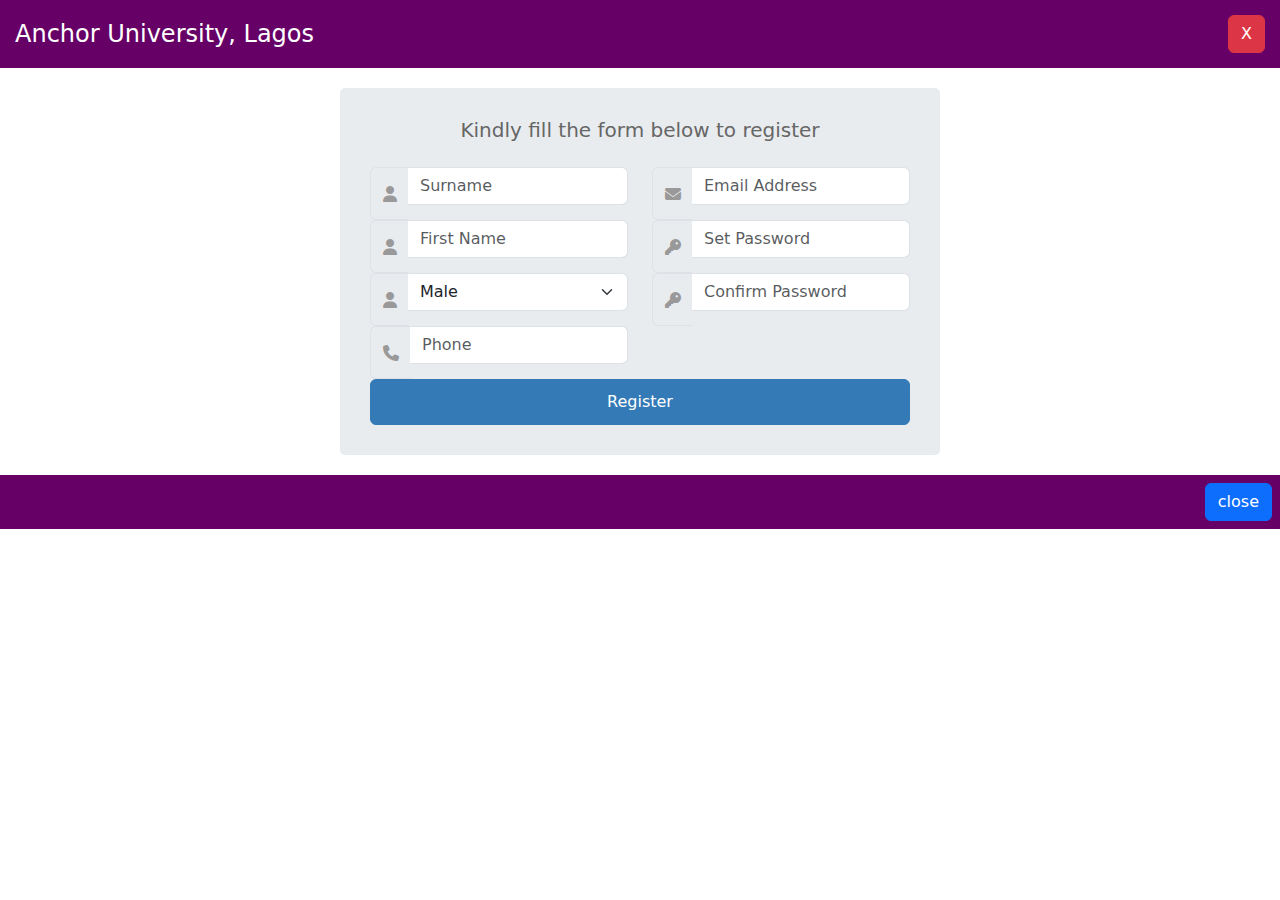
<file: form/index.html>
<!DOCTYPE html>
<html lang="en">
  <head>
    <meta charset="UTF-8" />
    <meta name="viewport" content="width=device-width, initial-scale=1.0" />
    <title>Anchor University Registration</title>
    <link
      href="https://cdn.jsdelivr.net/npm/bootstrap@5.3.2/dist/css/bootstrap.min.css"
      rel="stylesheet"
    />
    <!-- link for font awesome icon -->
    <link
      href="https://cdnjs.cloudflare.com/ajax/libs/font-awesome/6.4.0/css/all.min.css"
      rel="stylesheet"
    />

    <!-- css styles -->
    <style>
      .header {
        background-color: #660066;
        color: white;
        padding: 15px;
      }

      .footer {
        background-color: #660066;
        color: white;
        /* padding: 15px; */
      }

      .form-container {
        background-color: #e9ecef;
        padding: 30px;
        border-radius: 5px;
        max-width: 600px;
        margin: 20px auto;
      }

      .form-title {
        color: #666;
        text-align: center;
        margin-bottom: 25px;
      }

      .register-btn {
        background-color: #337ab7;
        border-color: #337ab7;
        width: 100%;
        padding: 10px;
      }

      .register-btn:hover {
        background-color: #286090;
        border-color: #286090;
      }

      .form-control {
        margin-bottom: 15px;
      }

      .input-group-text {
        background-color: transparent;
        border-right: none;
      }

      .form-control {
        border-left: none;
      }

      .input-group-text i {
        color: #999;
      }

   
    </style>
  </head>
  <body>
    <div class="header d-flex justify-content-between align-items-center">
      <h4 class="mb-0">Anchor University, Lagos</h4>
      <button class="btn btn-danger ms-auto">X</button>

    </div>
    <!-- </div> -->

    <div class="container">
      <div class="form-container">
        <h5 class="form-title">Kindly fill the form below to register</h5>

        <form>
          <div class="row">
            <div class="col-md-6">
              <div class="input-group">
                <span class="input-group-text"
                  ><i class="fas fa-user"></i
                ></span>
                <input
                  type="text"
                  class="form-control"
                  placeholder="Surname"
                  required
                />
              </div>
            </div>
            <div class="col-md-6">
              <div class="input-group">
                <span class="input-group-text"
                  ><i class="fas fa-envelope"></i
                ></span>
                <input
                  type="email"
                  class="form-control"
                  placeholder="Email Address"
                  required
                />
              </div>
            </div>
          </div>

          <div class="row">
            <div class="col-md-6">
              <div class="input-group">
                <span class="input-group-text"
                  ><i class="fas fa-user"></i
                ></span>
                <input
                  type="text"
                  class="form-control"
                  placeholder="First Name"
                  required
                />
              </div>
            </div>
            <div class="col-md-6">
              <div class="input-group">
                <span class="input-group-text"><i class="fas fa-key"></i></span>
                <input
                  type="password"
                  class="form-control"
                  placeholder="Set Password"
                  required
                />
              </div>
            </div>
          </div>

          <div class="row">
            <div class="col-md-6">
              <div class="input-group">
                <span class="input-group-text"
                  ><i class="fas fa-user"></i
                ></span>
                <select class="form-select form-control" required>
                  <option value="">Male</option>
                  <option value="male">Male</option>
                  <option value="female">Female</option>
                </select>
              </div>
            </div>
            <div class="col-md-6">
              <div class="input-group">
                <span class="input-group-text"><i class="fas fa-key"></i></span>
                <input
                  type="password"
                  class="form-control"
                  placeholder="Confirm Password"
                  required
                />
              </div>
            </div>
          </div>

          <div class="row">
            <div class="col-md-6">
              <div class="input-group">
                <span class="input-group-text"
                  ><i class="fas fa-phone"></i
                ></span>
                <input
                  type="tel"
                  class="form-control"
                  placeholder="Phone"
                  required
                />
              </div>
            </div>
          </div>

          <button type="submit" class="btn btn-primary register-btn">
            Register
          </button>
        </form>
      </div>
    </div>

    <div class="footer d-flex align-items-center p-2">
      <!-- <h4 class="mb-0">asdada</h4> -->
      <button class="ms-auto btn btn-primary">close</button>
    </div>

    <script src="https://cdn.jsdelivr.net/npm/bootstrap@5.3.2/dist/js/bootstrap.bundle.min.js"></script>
  </body>
</html>
</file>
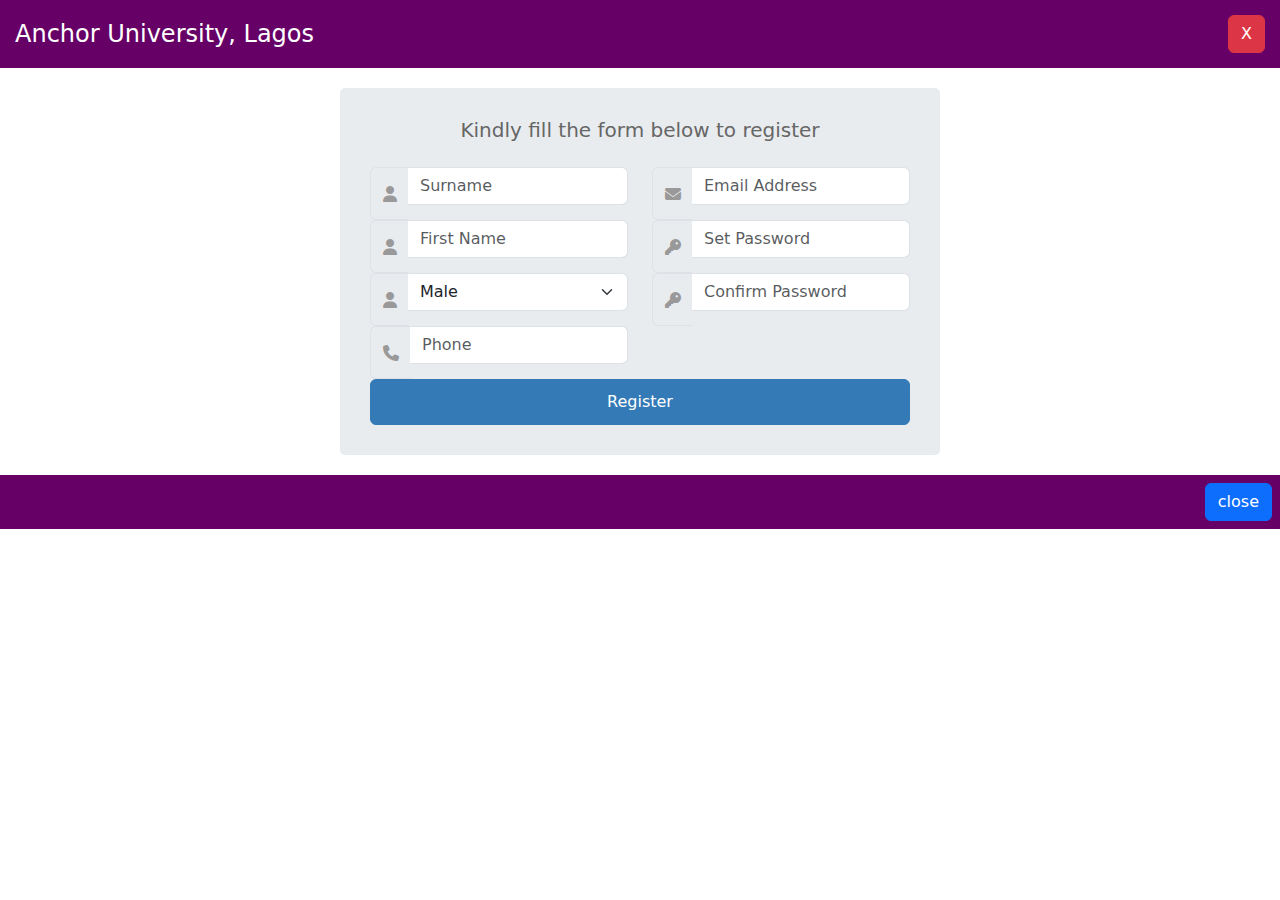
<file: form2/form/index.html>
<!DOCTYPE html>
<html lang="en">
  <head>
    <meta charset="UTF-8" />
    <meta name="viewport" content="width=device-width, initial-scale=1.0" />
    <title>Anchor University Registration</title>
    <link
      href="https://cdn.jsdelivr.net/npm/bootstrap@5.3.2/dist/css/bootstrap.min.css"
      rel="stylesheet"
    />
    <link
      href="https://cdnjs.cloudflare.com/ajax/libs/font-awesome/6.4.0/css/all.min.css"
      rel="stylesheet"
    />

    <!-- css styles -->
    <style>
      .header {
        background-color: #660066;
        color: white;
        padding: 15px;
      }

      .footer {
        background-color: #660066;
        color: white;
        /* padding: 15px; */
      }

      .form-container {
        background-color: #e9ecef;
        padding: 30px;
        border-radius: 5px;
        max-width: 600px;
        margin: 20px auto;
      }

      .form-title {
        color: #666;
        text-align: center;
        margin-bottom: 25px;
      }

      .register-btn {
        background-color: #337ab7;
        border-color: #337ab7;
        width: 100%;
        padding: 10px;
      }

      .register-btn:hover {
        background-color: #286090;
        border-color: #286090;
      }

      .form-control {
        margin-bottom: 15px;
      }

      .input-group-text {
        background-color: transparent;
        border-right: none;
      }

      .form-control {
        border-left: none;
      }

      .input-group-text i {
        color: #999;
      }

   
    </style>
  </head>
  <body>
    <div class="header d-flex justify-content-between align-items-center">
      <h4 class="mb-0">Anchor University, Lagos</h4>
      <button class="btn btn-danger ms-auto">X</button>

    </div>
    <!-- </div> -->

    <div class="container">
      <div class="form-container">
        <h5 class="form-title">Kindly fill the form below to register</h5>

        <form>
          <div class="row">
            <div class="col-md-6">
              <div class="input-group">
                <span class="input-group-text"
                  ><i class="fas fa-user"></i
                ></span>
                <input
                  type="text"
                  class="form-control"
                  placeholder="Surname"
                  required
                />
              </div>
            </div>
            <div class="col-md-6">
              <div class="input-group">
                <span class="input-group-text"
                  ><i class="fas fa-envelope"></i
                ></span>
                <input
                  type="email"
                  class="form-control"
                  placeholder="Email Address"
                  required
                />
              </div>
            </div>
          </div>

          <div class="row">
            <div class="col-md-6">
              <div class="input-group">
                <span class="input-group-text"
                  ><i class="fas fa-user"></i
                ></span>
                <input
                  type="text"
                  class="form-control"
                  placeholder="First Name"
                  required
                />
              </div>
            </div>
            <div class="col-md-6">
              <div class="input-group">
                <span class="input-group-text"><i class="fas fa-key"></i></span>
                <input
                  type="password"
                  class="form-control"
                  placeholder="Set Password"
                  required
                />
              </div>
            </div>
          </div>

          <div class="row">
            <div class="col-md-6">
              <div class="input-group">
                <span class="input-group-text"
                  ><i class="fas fa-user"></i
                ></span>
                <select class="form-select form-control" required>
                  <option value="">Male</option>
                  <option value="male">Male</option>
                  <option value="female">Female</option>
                </select>
              </div>
            </div>
            <div class="col-md-6">
              <div class="input-group">
                <span class="input-group-text"><i class="fas fa-key"></i></span>
                <input
                  type="password"
                  class="form-control"
                  placeholder="Confirm Password"
                  required
                />
              </div>
            </div>
          </div>

          <div class="row">
            <div class="col-md-6">
              <div class="input-group">
                <span class="input-group-text"
                  ><i class="fas fa-phone"></i
                ></span>
                <input
                  type="tel"
                  class="form-control"
                  placeholder="Phone"
                  required
                />
              </div>
            </div>
          </div>

          <button type="submit" class="btn btn-primary register-btn">
            Register
          </button>
        </form>
      </div>
    </div>

    <div class="footer d-flex align-items-center p-2">
      <!-- <h4 class="mb-0">asdada</h4> -->
      <button class="ms-auto btn btn-primary">close</button>
    </div>

    <script src="https://cdn.jsdelivr.net/npm/bootstrap@5.3.2/dist/js/bootstrap.bundle.min.js"></script>
  </body>
</html>
</file>
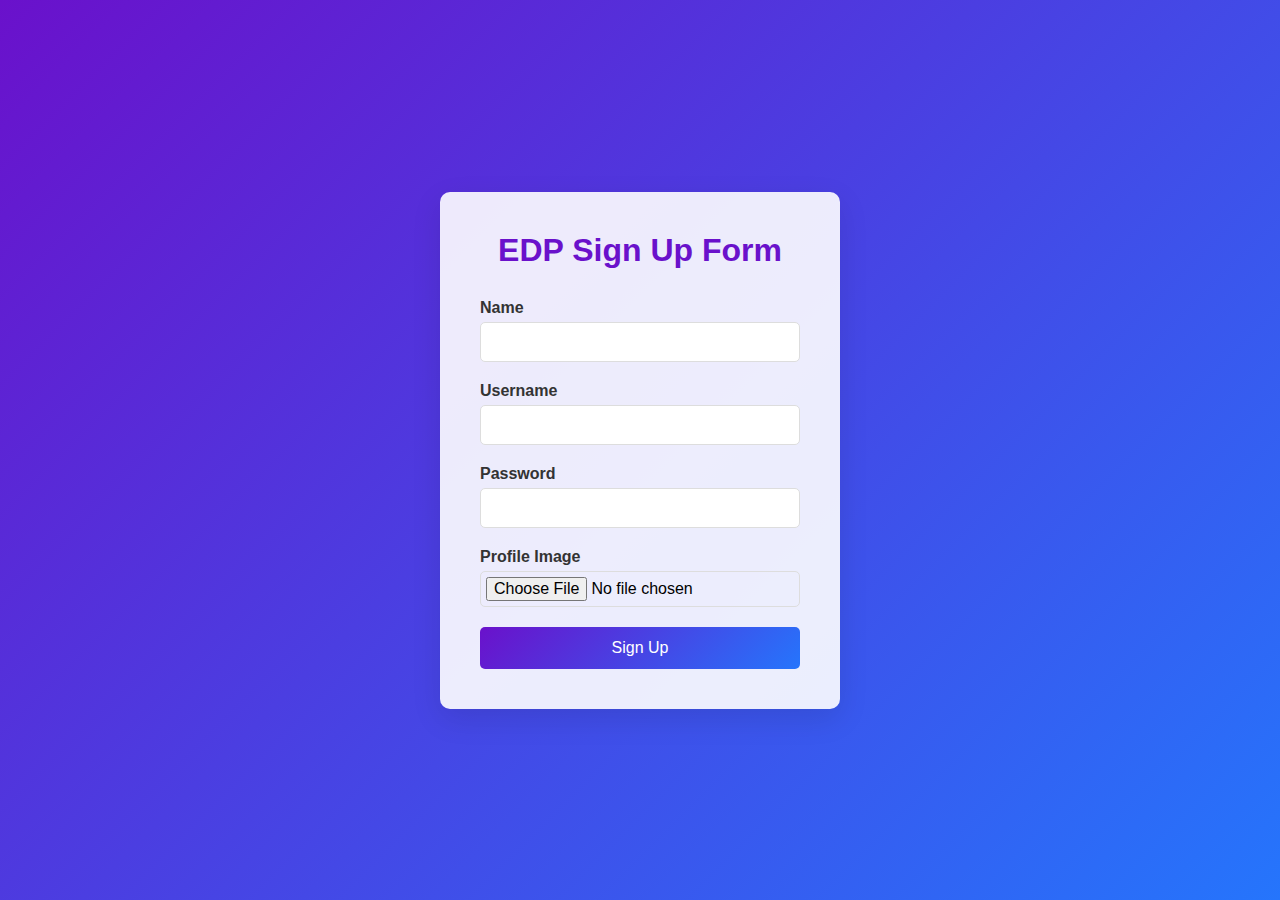
<file: form.html>
<!DOCTYPE html>
<html lang="en">
<head>
    <meta charset="UTF-8">
    <meta name="viewport" content="width=device-width, initial-scale=1.0">
    <title>AUL Sign Up</title>
    <link rel="stylesheet" href="./form.css">
    <style>
       
    </style>
</head>
<body>
    <div class="container">
        <h1>EDP Sign Up Form</h1>
        <form>
            <div class="form-group">
                <label for="name">Name</label>
                <input type="text" id="name" name="name" required>
            </div>
            <div class="form-group">
                <label for="username">Username</label>
                <input type="text" id="username" name="username" required>
            </div>
            <div class="form-group">
                <label for="password">Password</label>
                <input type="password" id="password" name="password" required>
            </div>

            <!-- <div class="form-group">
                <label for="matricNo">Matric No</label>
                <input type="text" id="matricNo" name="matricNo" required>
            </div> -->
            <div class="form-group">
                <label for="profile-image">Profile Image</label>
                <input type="file" id="profile-image" name="profile-image" accept="image/*">
            </div>
            <button type="submit">Sign Up</button>
        </form>
    </div>
</body>
</html>
</file>
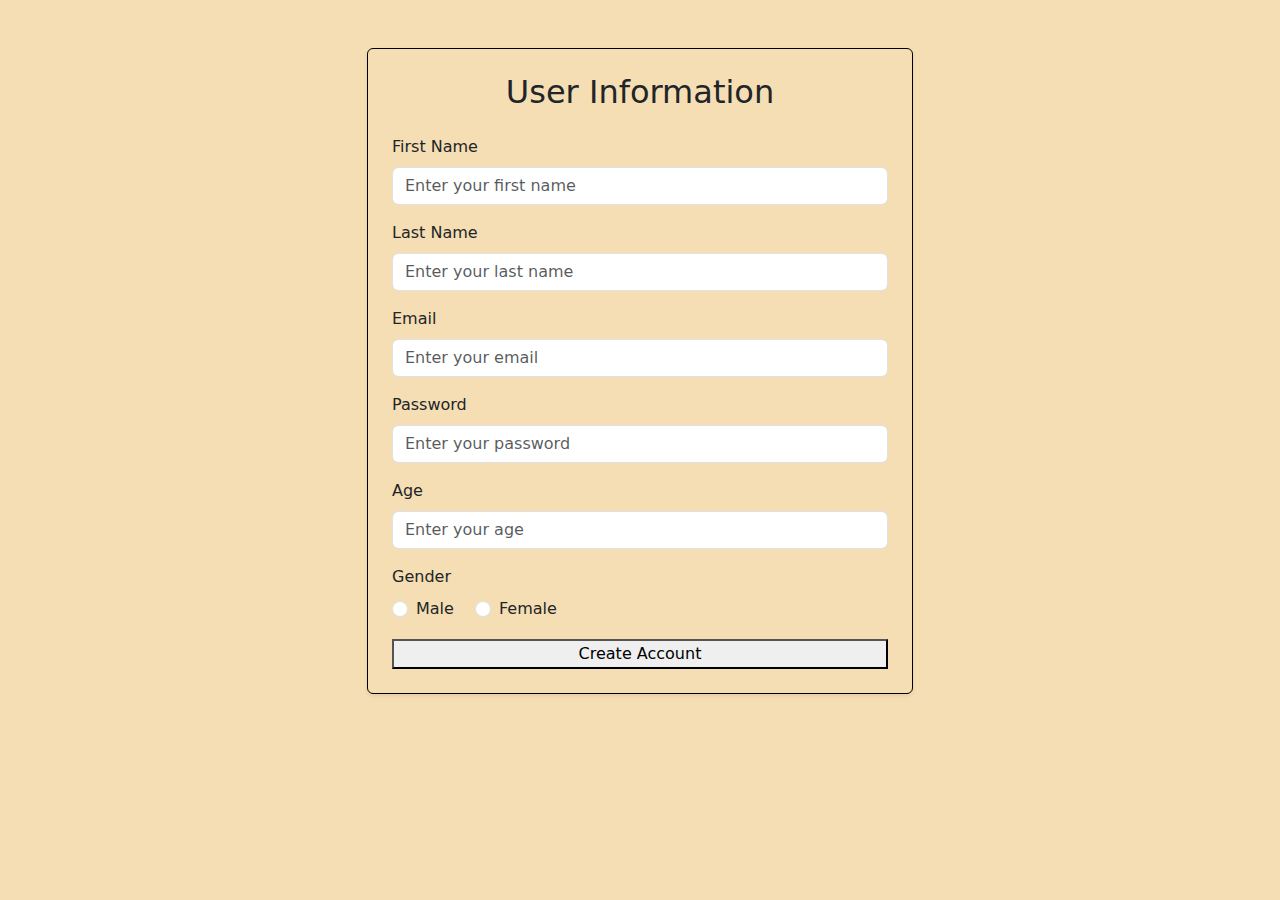
<file: form2.html>
<!DOCTYPE html>
<html lang="en">
<head>
  <meta charset="UTF-8">
  <meta name="viewport" content="width=device-width, initial-scale=1.0">
  <title>Registration Form</title>
  <link href="https://cdn.jsdelivr.net/npm/bootstrap@5.3.0/dist/css/bootstrap.min.css" rel="stylesheet">
  <link rel="stylesheet" href="./form2.css">
</head>
<body>
  <div class="container mt-5">
    <div class="row justify-content-center">
      <div class="col-md-6">
        <div class="card shadow-sm form-cotainer">
          <div class="card-body p-4">
            <h2 class="text-center mb-4">User Information</h2>

            <!-- Error Alert -->
            <div id="errorAlert" class="alert alert-danger d-none" role="alert">
              The email address is already in use, try again!
            </div>

            <form id="registrationForm" class="form">
              <div class="mb-3">
                <label for="firstName" class="form-label">First Name</label>
                <input type="text" class="form-control" id="firstName" name="firstName" placeholder="Enter your first name" required>
              </div>

              <div class="mb-3">
                <label for="lastName" class="form-label">Last Name</label>
                <input type="text" class="form-control" id="lastName" name="lastName" placeholder="Enter your last name" required>
              </div>

              <div class="mb-3">
                <label for="email" class="form-label">Email</label>
                <input type="email" class="form-control" id="email" name="email" placeholder="Enter your email" required>
              </div>

              <div class="mb-3">
                <label for="password" class="form-label">Password</label>
                <input type="password" class="form-control" id="password" name="password" placeholder="Enter your password" required>
              </div>

              <div class="mb-3">
                <label for="age" class="form-label">Age</label>
                <input type="number" class="form-control" id="age" name="age" placeholder="Enter your age" required>
              </div>

              <div class="mb-3">
                <label class="form-label">Gender</label>
                <div>
                  <div class="form-check form-check-inline">
                    <input class="form-check-input" type="radio" name="gender" id="male" value="male" required>
                    <label class="form-check-label" for="male">Male</label>
                  </div>
                  <div class="form-check form-check-inline">
                    <input class="form-check-input" type="radio" name="gender" id="female" value="female" required>
                    <label class="form-check-label" for="female">Female</label>
                  </div>
                </div>
              </div>

              <button type="submit" class=" w-100">Create Account</button>
            </form>
          </div>
        </div>
      </div>
    </div>
  </div>

  <script>
    document.getElementById('registrationForm').addEventListener('submit', function(event) {
      event.preventDefault();
      const email = document.getElementById('email').value;
      if (email === "test@example.com") {
        document.getElementById('errorAlert').classList.remove('d-none');
      } else {
        console.log({
          firstName: document.getElementById('firstName').value,
          lastName: document.getElementById('lastName').value,
          email: document.getElementById('email').value,
          password: document.getElementById('password').value,
          age: document.getElementById('age').value,
          gender: document.querySelector('input[name="gender"]:checked').value,
        });
        document.getElementById('errorAlert').classList.add('d-none');
        alert('Form submitted successfully!');
      }
    });
  </script>

  <script src="https://cdn.jsdelivr.net/npm/bootstrap@5.3.0/dist/js/bootstrap.bundle.min.js"></script>
</body>
</html>
</file>
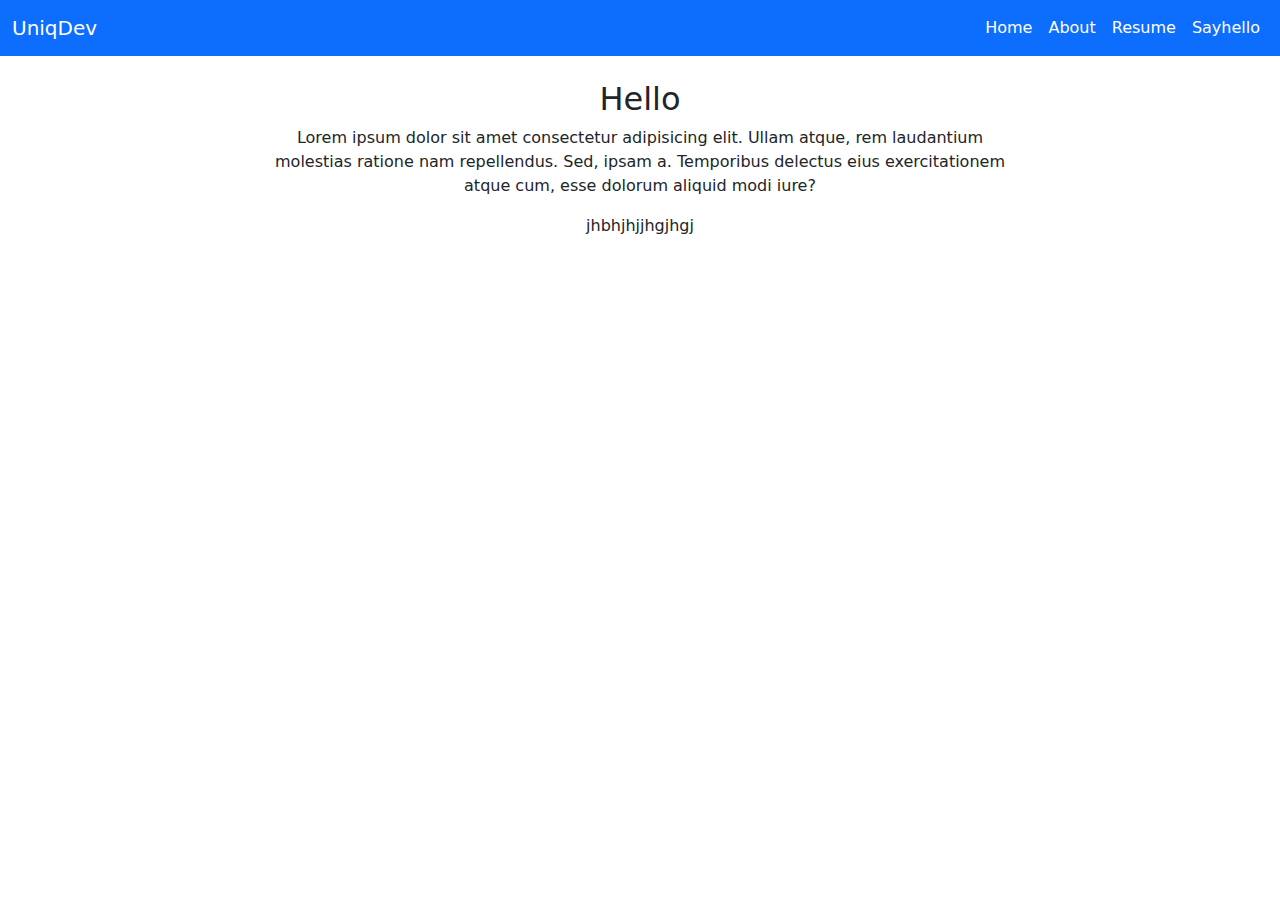
<file: portfolio.html>
<!DOCTYPE html>
<html lang="en">
  <head>
    <meta charset="UTF-8" />
    <meta name="viewport" content="width=device-width, initial-scale=1.0" />
    <title>Document</title>
    <link rel="stylesheet" href="./portfolio.css">
    <link
      href="https://cdn.jsdelivr.net/npm/bootstrap@5.3.3/dist/css/bootstrap.min.css"
      rel="stylesheet"
      integrity="sha384-QWTKZyjpPEjISv5WaRU9OFeRpok6YctnYmDr5pNlyT2bRjXh0JMhjY6hW+ALEwIH"
      crossorigin="anonymous"
    />
  </head>

  <body>
    <!-- navbar -->
    <nav class="navbar navbar-expand-lg bg-primary mainNav ">
      <div class="container-fluid">
        <a class="navbar-brand text-white" href="#">UniqDev</a>
        <button
          class="navbar-toggler"
          type="button"
          data-bs-toggle="collapse"
          data-bs-target="#navbarNav"
          aria-controls="navbarNav"
          aria-expanded="false"
          aria-label="Toggle navigation"
        >
          <span class="navbar-toggler-icon"></span>
        </button>
        <div class="collapse navbar-collapse" id="navbarNav">
          <ul class="navbar-nav ms-auto">
            <li class="nav-item">
              <a class="nav-link active text-white" aria-current="page" href="#">Home</a>
            </li>
            <li class="nav-item">
              <a class="nav-link text-white" href="#">About</a>
            </li>
            <li class="nav-item">
              <a class="nav-link text-white" href="#">Resume</a>
            </li>
            <li class="nav-item">
              <a class="nav-link text-white" href="#">Sayhello</a>
            </li>
          </ul>
        </div>
      </div>
    </nav>

    <!-- body text -->
    <div class="container-md mt-4">
      <div class="row d-flex justify-content-center align-items-center">
        <div class="col-md-8 text-center">
          <h2>Hello</h2>
          <p>
            Lorem ipsum dolor sit amet consectetur adipisicing elit. Ullam atque, rem
            laudantium molestias ratione nam repellendus. Sed, ipsam a. Temporibus delectus eius
            exercitationem atque cum, esse dolorum aliquid modi iure?
          </p>
          <p>jhbhjhjjhgjhgj</p>
        </div>
      </div>
    </div>

    <!-- <script
      src="https://cdn.jsdelivr.net/npm/bootstrap@5.3.3/dist/js/bootstrap.bundle.min.js"
      integrity="sha384-QWTKZyjpPEjISv5WaRU9OFeRpok6YctnYmDr5pNlyT2bRjXh0JMhjY6hW+ALEwIH"
      crossorigin="anonymous"
    ></script> -->
    <script src="	https://cdn.jsdelivr.net/npm/bootstrap@5.3.3/dist/js/bootstrap.bundle.min.js"></script>

  </body>
</html>
</file>
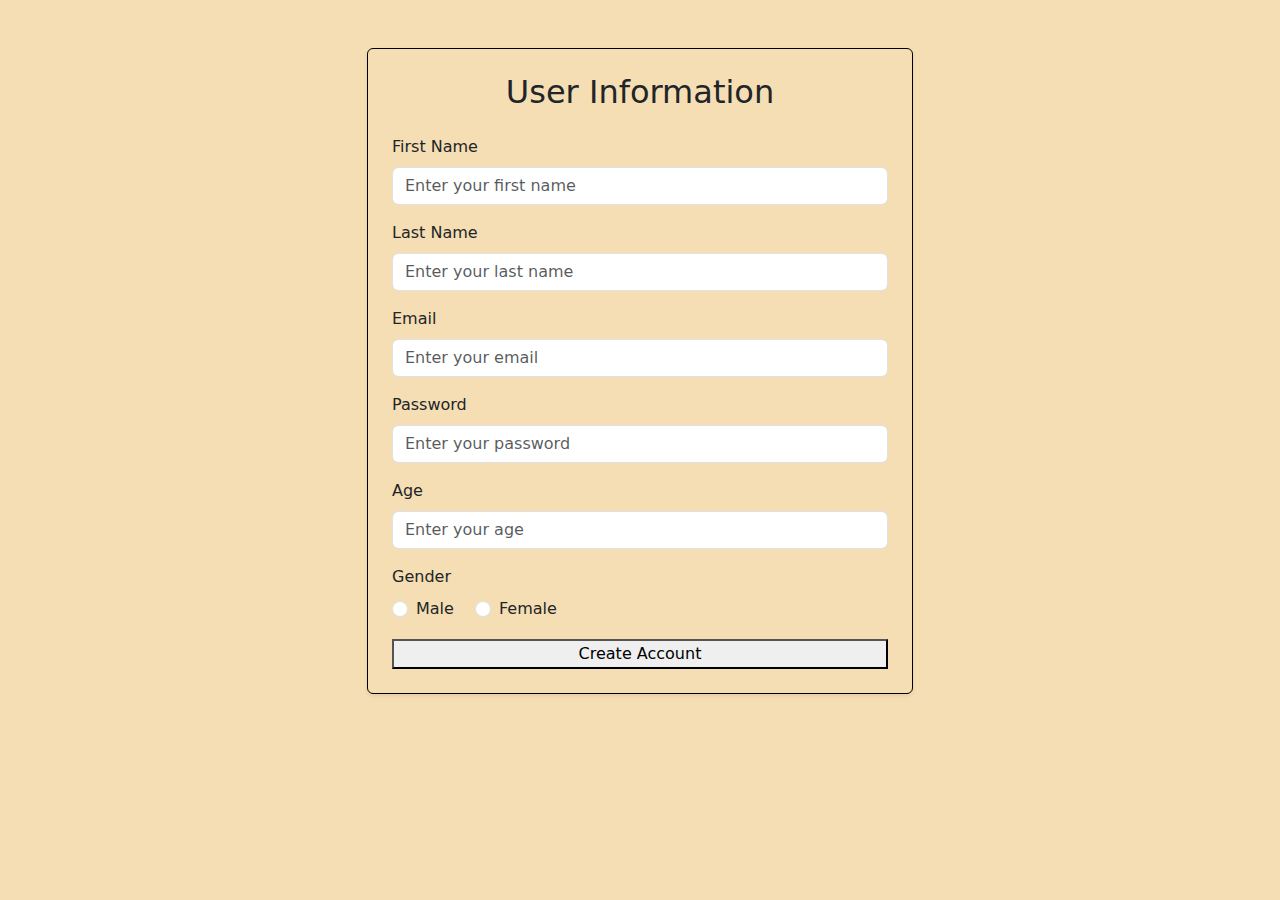
<file: form2/form2.html>
<!DOCTYPE html>
<html lang="en">
  <head>
    <meta charset="UTF-8" />
    <meta name="viewport" content="width=device-width, initial-scale=1.0" />
    <title>Registration Form</title>
    <link
      href="https://cdn.jsdelivr.net/npm/bootstrap@5.3.0/dist/css/bootstrap.min.css"
      rel="stylesheet"
    />
    <link rel="stylesheet" href="./form2.css" />
  </head>
  <body>
    <div class="container mt-5">
      <div class="row justify-content-center">
        <div class="col-md-6">
          <div class="card shadow-sm form-cotainer">
            <div class="card-body p-4">
              <h2 class="text-center mb-4">User Information</h2>

              <!-- Error Alert -->
              <div
                id="errorAlert"
                class="alert alert-danger d-none border-3 border-danger"
                role="alert"
              >
                The email address is already in use, try again!
              </div>

              <form id="registrationForm" class="form">
                <div class="mb-3">
                  <label for="firstName" class="form-label">First Name</label>
                  <input
                    type="text"
                    class="form-control"
                    id="firstName"
                    name="firstName"
                    placeholder="Enter your first name"
                    required
                  />
                </div>

                <div class="mb-3">
                  <label for="lastName" class="form-label">Last Name</label>
                  <input
                    type="text"
                    class="form-control"
                    id="lastName"
                    name="lastName"
                    placeholder="Enter your last name"
                    required
                  />
                </div>

                <div class="mb-3">
                  <label for="email" class="form-label">Email</label>
                  <input
                    type="email"
                    class="form-control"
                    id="email"
                    name="email"
                    placeholder="Enter your email"
                    required
                  />
                </div>

                <div class="mb-3">
                  <label for="password" class="form-label">Password</label>
                  <input
                    type="password"
                    class="form-control"
                    id="password"
                    name="password"
                    placeholder="Enter your password"
                    required
                  />
                </div>

                <div class="mb-3">
                  <label for="age" class="form-label">Age</label>
                  <input
                    type="number"
                    class="form-control"
                    id="age"
                    name="age"
                    placeholder="Enter your age"
                    required
                  />
                </div>

                <div class="mb-3">
                  <label class="form-label">Gender</label>
                  <div>
                    <div class="form-check form-check-inline">
                      <input
                        class="form-check-input"
                        type="radio"
                        name="gender"
                        id="male"
                        value="male"
                        required
                      />
                      <label class="form-check-label" for="male">Male</label>
                    </div>
                    <div class="form-check form-check-inline">
                      <input
                        class="form-check-input"
                        type="radio"
                        name="gender"
                        id="female"
                        value="female"
                        required
                      />
                      <label class="form-check-label" for="female"
                        >Female</label
                      >
                    </div>
                  </div>
                </div>

                <button type="submit" class="w-100">Create Account</button>
              </form>
            </div>
          </div>
        </div>
      </div>
    </div>
    <!-- my custom script -->
    <script src="./script.js"></script>

    <script src="https://cdn.jsdelivr.net/npm/bootstrap@5.3.0/dist/js/bootstrap.bundle.min.js"></script>
  </body>
</html>
</file>
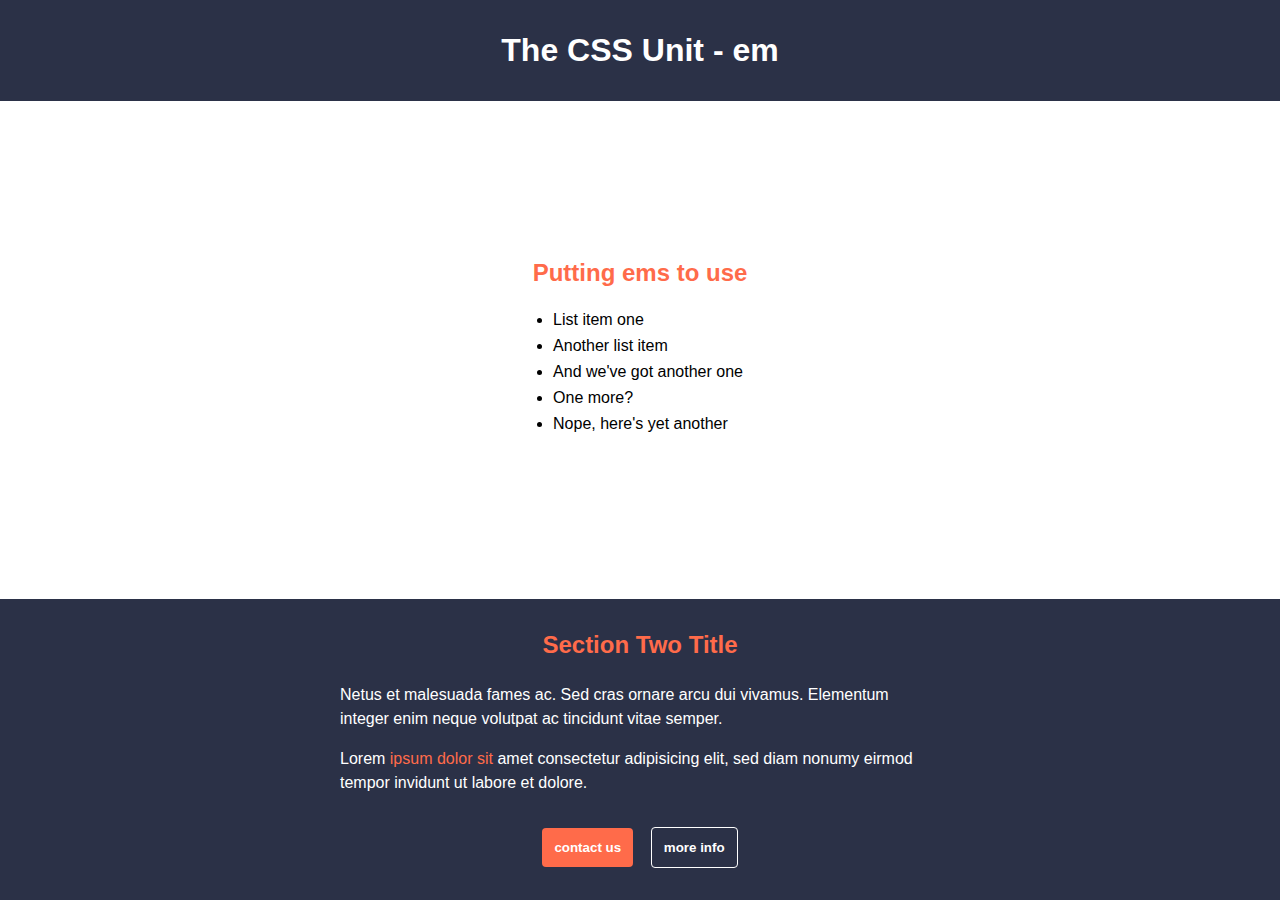
<file: text/text.html>
<!DOCTYPE html>
<html lang="en">
  <head>
    <meta charset="UTF-8" />
    <meta name="viewport" content="width=device-width, initial-scale=1.0" />
    <title>Test 1</title>
    <link rel="stylesheet" href="./text.css">
    
  </head>
  <body>
    <div class="mainBody">
      <div class="row1">
        <h1>The CSS Unit - em</h1>
      </div>

      <div class="row2">
        <h2>Putting ems to use</h2>
        <ul>
          <li>List item one</li>
          <li>Another list item</li>
          <li>And we've got another one</li>
          <li>One more?</li>
          <li>Nope, here's yet another</li>
        </ul>
      </div>

      <footer>
        <div class="row3">
          <h2>Section Two Title</h2>
          <div class="textDiv">
            <div class="text1">
                <p>Netus et malesuada fames ac. Sed cras ornare arcu dui vivamus. Elementum integer enim neque volutpat ac tincidunt vitae semper.</p>
            </div>
           
          </div>
          <div class="textDiv">

            <div class="text2">
                <p>Lorem <span>ipsum dolor sit</span> amet consectetur adipisicing elit, sed diam nonumy eirmod tempor invidunt ut labore et dolore.</p>
            </div>
           
          </div>
          <div class="buttonDiv">
            <button id="button1">contact us</button>
            <button id="button2">more info</button>
          </div>
        </div>
      </footer>
    </div>
  </body>
</html>
</file>
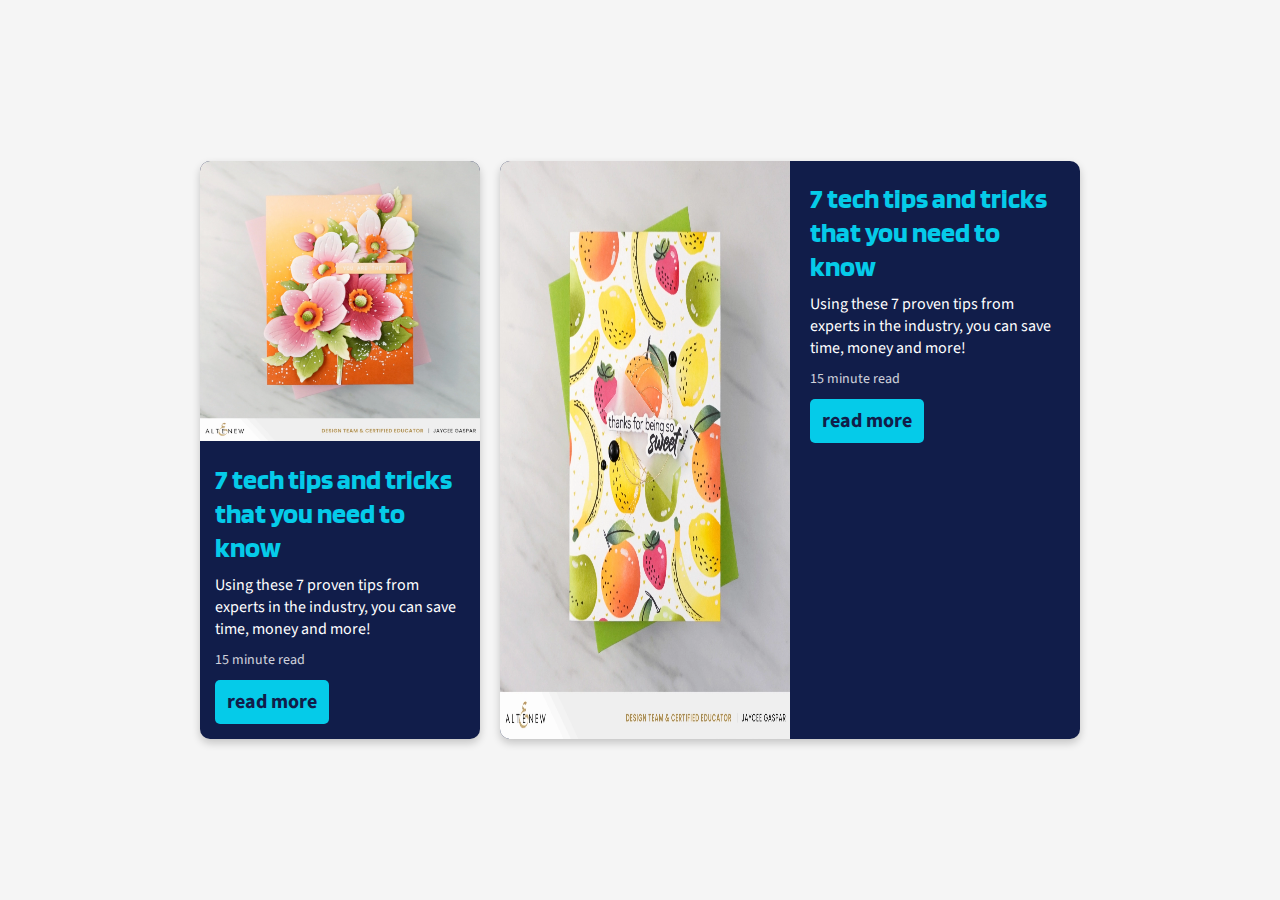
<file: text2/test2.html>
<!DOCTYPE html>
<html lang="en">
  <head>
    <meta charset="UTF-8" />
    <meta name="viewport" content="width=device-width, initial-scale=1.0" />
    <title>Tech Tips Layout</title>
    <link
      rel="stylesheet"
      href="https://fonts.googleapis.com/css2?family=Blinker:wght@700&family=Source+Sans+Pro&display=swap"
    />
    <link rel="stylesheet" href="./test2.css" />
    <style></style>
  </head>
  <body>
    <div class="container">
      <div class="card">
        <img src="./be2.png" alt="Tech Image" />
        <div class="card-content">
          <div class="card-title">
            7 tech tips and tricks that you need to know
          </div>
          <div class="card-text">
            Using these 7 proven tips from experts in the industry, you can save
            time, money and more!
          </div>
          <div class="read-time">15 minute read</div>
          <a href="#" class="read-more">read more</a>
        </div>
      </div>

      <div class="horizontal-card card">
        <img src="./be3.png" alt="Tech Image" />
        <div class="horizontal-content">
          <div class="card-title">
            7 tech tips and tricks that you need to know
          </div>
          <div class="card-text">
            Using these 7 proven tips from experts in the industry, you can save
            time, money and more!
          </div>
          <div class="read-time">15 minute read</div>
          <a href="#" class="read-more">read more</a>
        </div>

       
      </div>
    
    </div>
  </body>
</html>
</file>
<file: form.css>
:root {
    --primary-color: #6a11cb;
    --secondary-color: #2575fc;
    --text-color: #333;
    --background-color: #f0f2f5;
}

* {
    margin: 0;
    padding: 0;
    box-sizing: border-box;
}

body {
    font-family: 'Segoe UI', Tahoma, Geneva, Verdana, sans-serif;
    background: linear-gradient(135deg, var(--primary-color), var(--secondary-color));
    min-height: 100vh;
    display: flex;
    justify-content: center;
    align-items: center;
    padding: 20px;
}

.container {
    background-color: rgba(255, 255, 255, 0.9);
    border-radius: 10px;
    padding: 40px;
    box-shadow: 0 10px 30px rgba(0, 0, 0, 0.1);
    width: 100%;
    max-width: 400px;
}

h1 {
    color: var(--primary-color);
    text-align: center;
    margin-bottom: 30px;
    font-size: 2rem;
}

form {
    display: flex;
    flex-direction: column;
}

.form-group {
    margin-bottom: 20px;
}

label {
    display: block;
    margin-bottom: 5px;
    color: var(--text-color);
    font-weight: 600;
}

input[type="text"],
input[type="password"],
input[type="file"] {
    width: 100%;
    padding: 10px;
    border: 1px solid #ddd;
    border-radius: 5px;
    font-size: 1rem;
    transition: border-color 0.3s ease;
}

input[type="text"]:focus,
input[type="password"]:focus {
    border-color: var(--secondary-color);
    outline: none;
}

input[type="file"] {
    padding: 5px;
}

button {
    background: linear-gradient(135deg, var(--primary-color), var(--secondary-color));
    color: white;
    border: none;
    padding: 12px;
    border-radius: 5px;
    font-size: 1rem;
    cursor: pointer;
    transition: transform 0.3s ease;
}

button:hover {
    transform: translateY(-2px);
}

@media (max-width: 480px) {
    .container {
        padding: 20px;
    }

    h1 {
        font-size: 1.5rem;
    }

    input[type="text"],
    input[type="password"],
    input[type="file"],
    button {
        font-size: 0.9rem;
    }
}
</file>
<file: form2.css>
/* #registrationForm {
    background-color: #F5DEB3;
    color:  F5DEB3;
} */
 
body {
    background-color:  #F5DEB3;
}

.form-cotainer{

    background-color:  #F5DEB3;
    border: 1px solid black

}
/* form {
    background-color:  blue;
}  */
</file>
<file: portfolio.css>
@media (max-width:768px) {
    .mainNav {

        text-align: center;

    }
}
</file>
<file: form2/form2.css>
/* #registrationForm {
    background-color: #F5DEB3;
    color:  F5DEB3;
} */
 
body {
    background-color:  #F5DEB3;
}

.form-cotainer{

    background-color:  #F5DEB3;
    border: 1px solid black

}
/* form {
    background-color:  blue;
}  */
</file>
<file: text/text.css>
*{
    margin: 0;
    padding: 0;
    box-sizing: border-box;
    font-family: Arial, sans-serif;
  }

  .mainBody {
    min-height: 100vh;
    display: flex;
    flex-direction: column;
  }

  .row1 {
    background-color: #2b3147;
    color: white;
    padding: 2em;
    text-align: center;
  }

  .row2 {
    background-color: white;
    padding: 2em;
    flex-grow: 1;
    display: flex;
    flex-direction: column;
    justify-content: center;
    align-items: center;
  }

  .row2 h2 {
    color: #ff6b4a;
    margin-bottom: 1em;
    font-size: 1.5em;
  }

  .row2 ul {

    padding-left: 1em;
  }

  .row2 ul li {
    margin-bottom: 0.5em;
    position: relative;
  }


  footer {
    background-color: #2b3147;
    color: white;
    padding: 2em;
  }

  .row3 {
    text-align: center;
  }

  .row3 h2 {
    margin-bottom: 1em;
    color: #ff6b4a;
  }

  .textDiv {
  
    max-width: 600px;
    margin: 1em auto;
    line-height: 1.5;
    

  }




  .text1 {
    text-align: left;
    

  }

  .text2 {
    text-align: left;
    

  }


  .textDiv span {
    color: #ff6b4a;
  }

  .buttonDiv {
    margin-top: 2em;
    border: none;
    border:1px #2b3147;
  }

  .buttonDiv button {
    padding: 0.75em 2em;
    margin: 0 0.5em;
    border: none;
    border-radius: 4px;
    cursor: pointer;
    font-weight: bold;
    text-transform: lowercase;
  }

  .buttonDiv #button1{
    background-color: #ff6b4a;
    padding: 12px;
    color: white;
  }

   #button2 {
    background-color: transparent;
    border: 1px solid white;
    color: white;
    padding: 12px;
  }
</file>
<file: text2/test2.css>
*{
    margin: 0;
    padding: 0;
    box-sizing: border-box;
    font-family: 'Source Sans Pro', sans-serif;
}

body {
    background-color: #f5f5f5;
    display: flex;
    justify-content: center;
    align-items: center;
    min-height: 100vh;
}

.container {
    display: flex;
    gap: 20px;
    flex-wrap: wrap;
    max-width: 900px;
}

.card {
    background-color: #111D4A;
    color: white;
    width: 280px;
    border-radius: 10px;
    overflow: hidden;
    box-shadow: 0 4px 8px rgba(0, 0, 0, 0.2);
}

.card img {
    width: 100%;
    height: auto;
}

.card-content {
    padding: 15px;
}

.card-title {
    font-family: 'Blinker', sans-serif;
    font-weight: 700;
    color: #05CBE9;
    font-size: 28px;
    margin-bottom: 10px;
}

.card-text {
    font-size: 16px;
    margin-bottom: 10px;
}

.read-time {
    font-size: 14px;
    opacity: 0.8;
}

.read-more {
    background-color: #05CBE9;
    color: #111D4A;
    padding: 8px 12px;
    display: inline-block;
    text-decoration: none;
    font-size: 20px;
    font-weight: bold;
    margin-top: 10px;
    border-radius: 5px;
}

.horizontal-card {
    display: flex;
    width: 580px;
}

.horizontal-card img {
    width: 50%;
}

.horizontal-content {
    padding: 20px;
}
</file>
